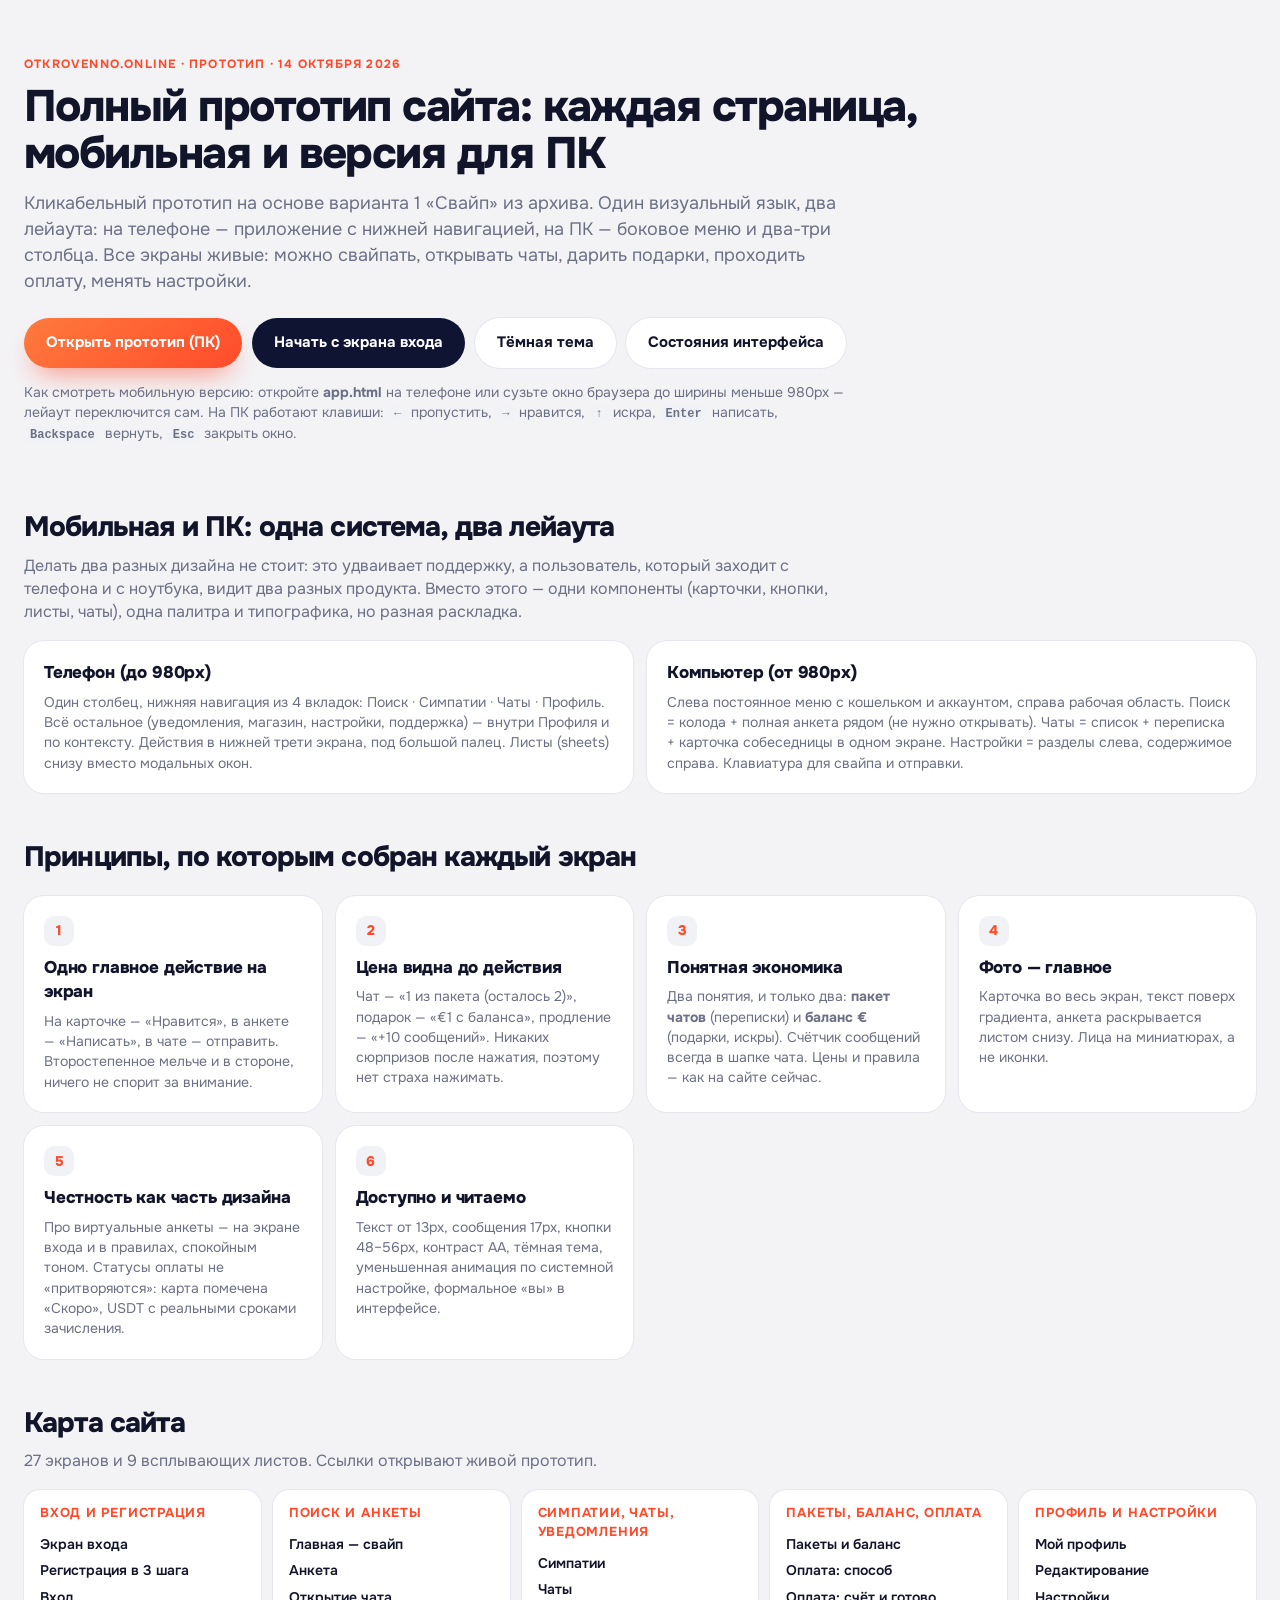
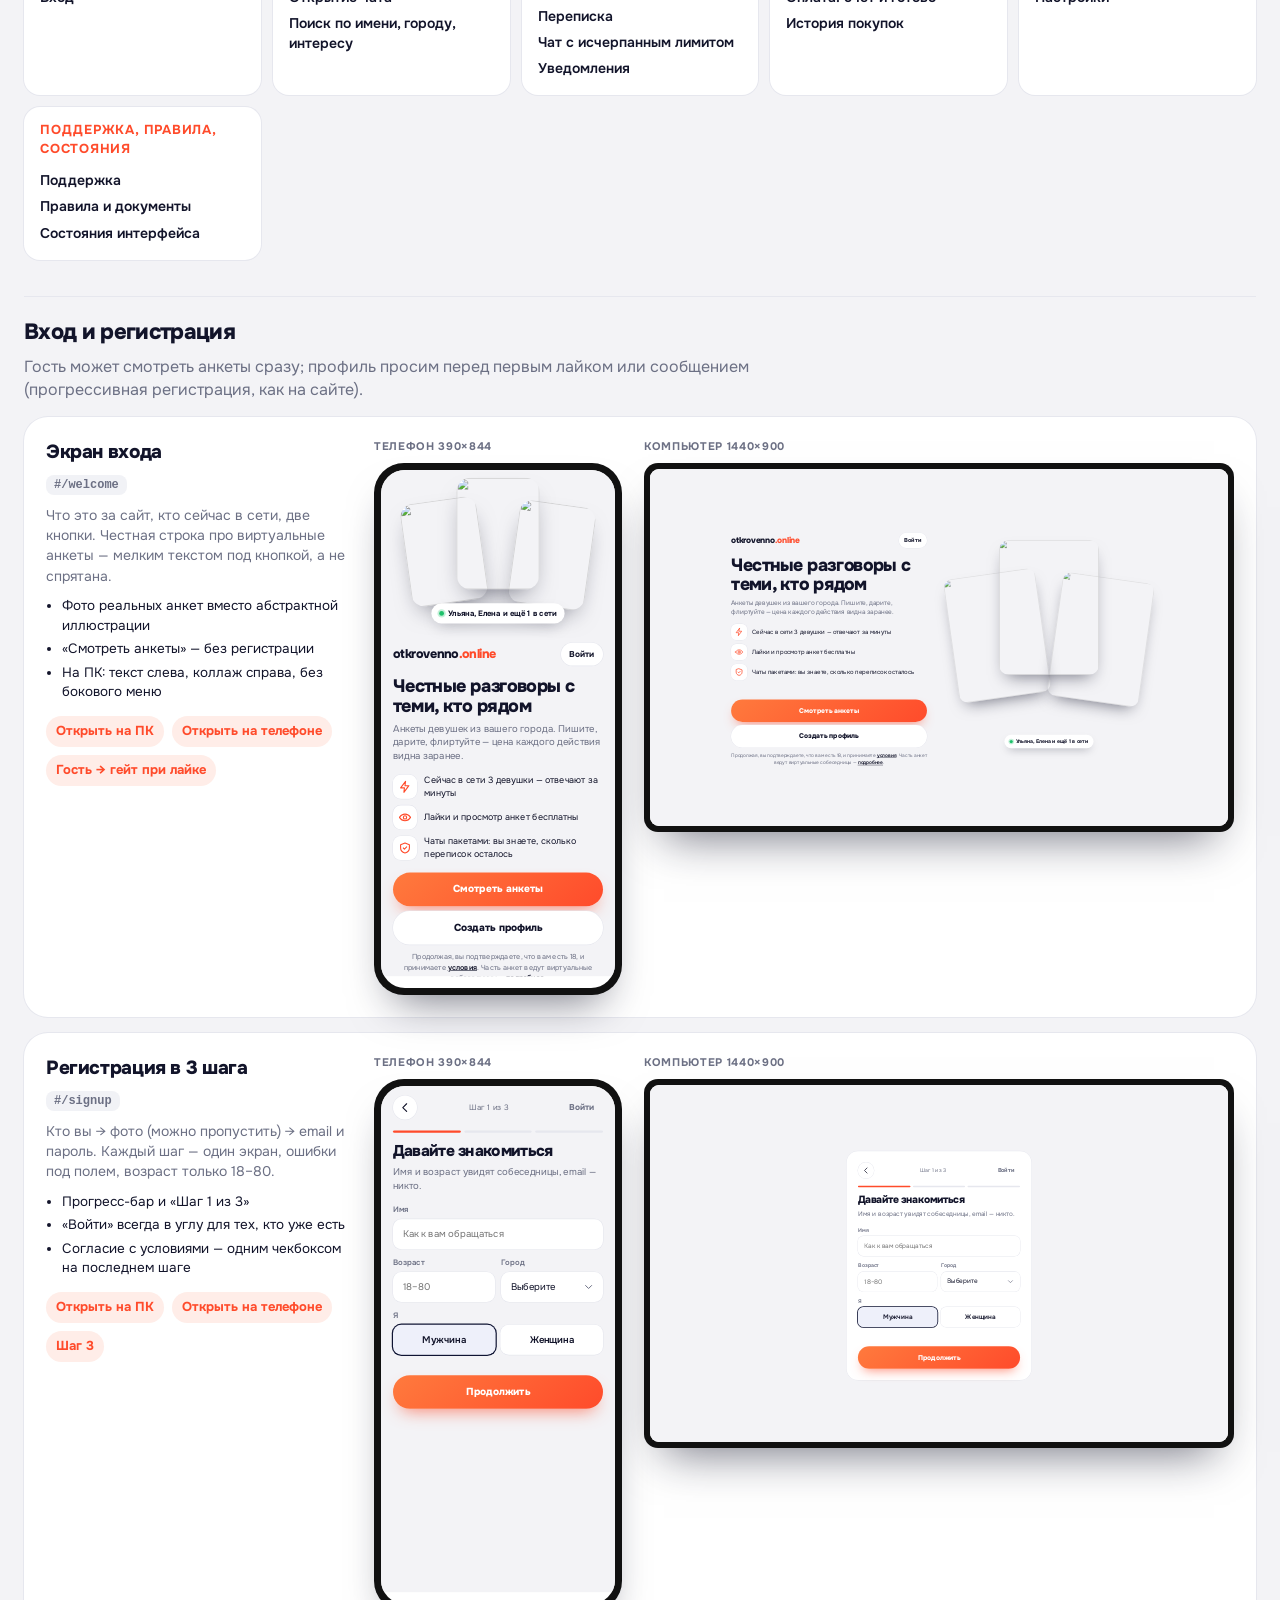
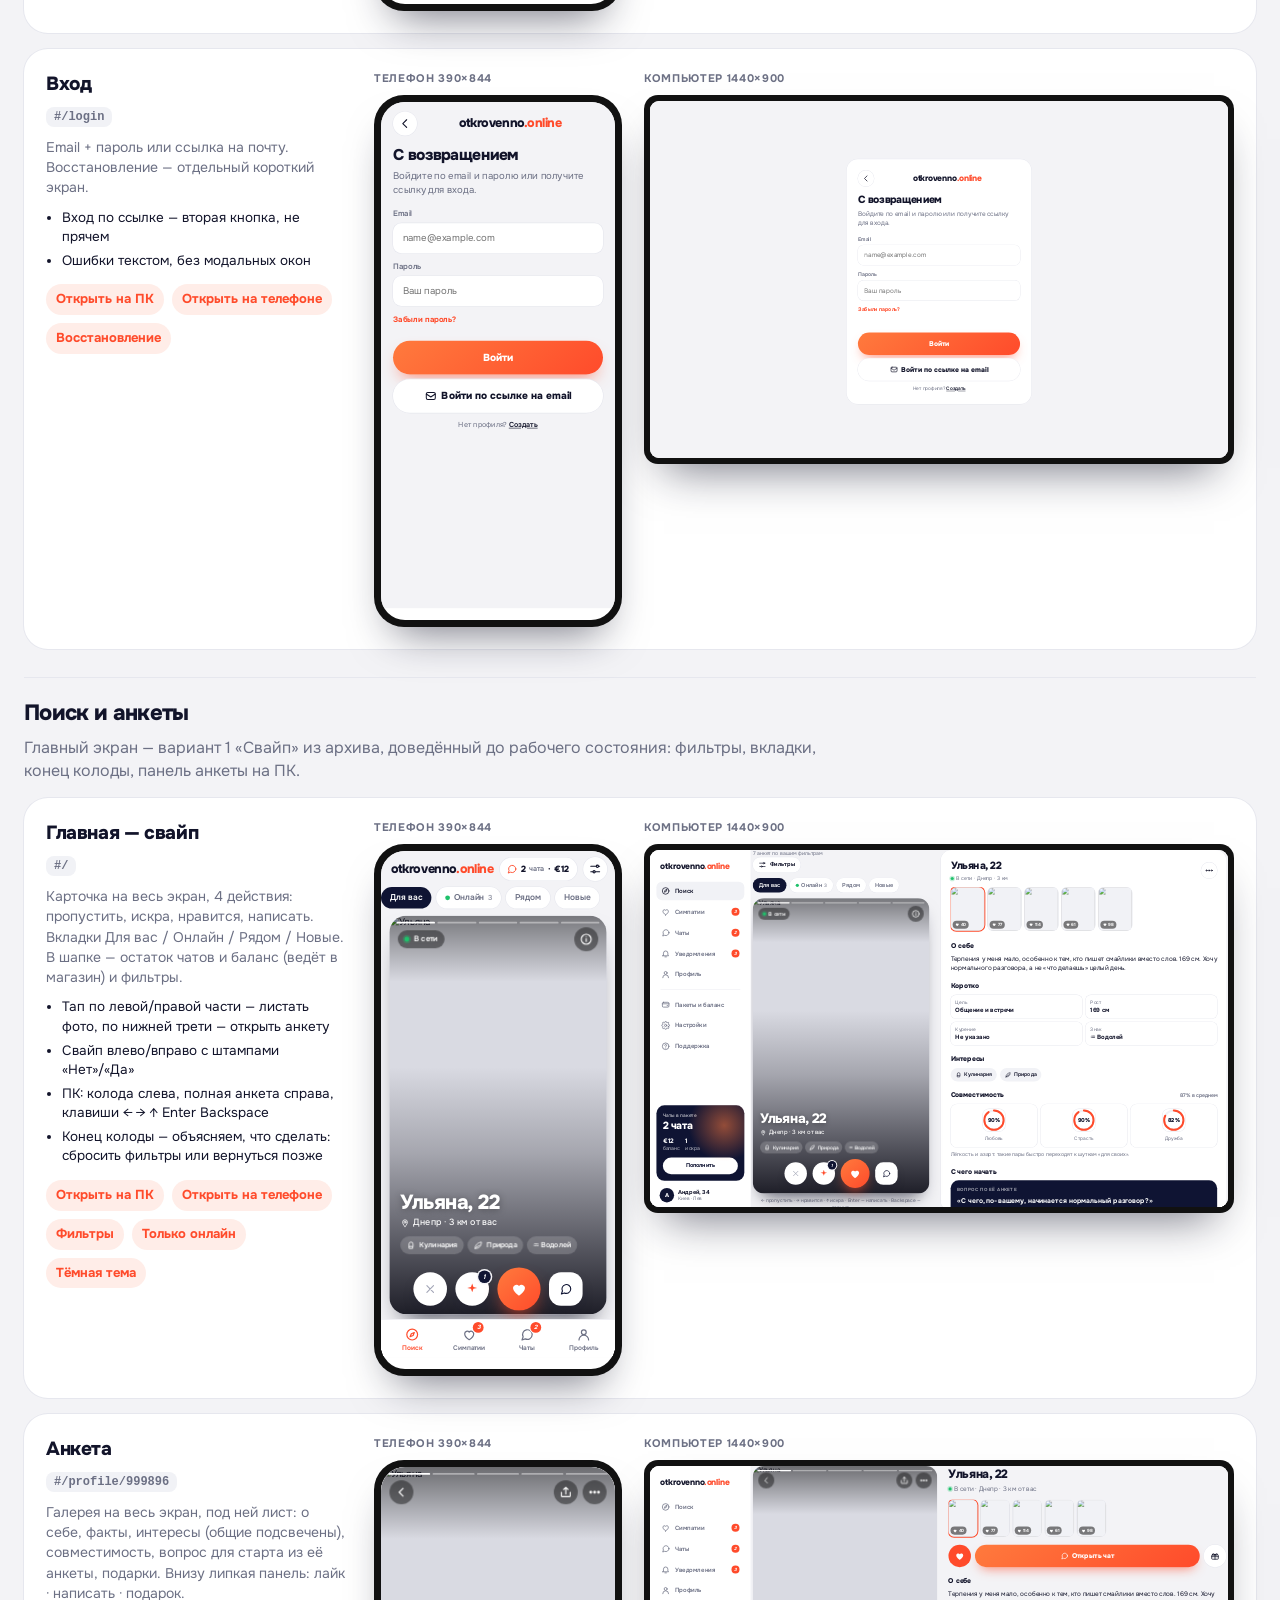
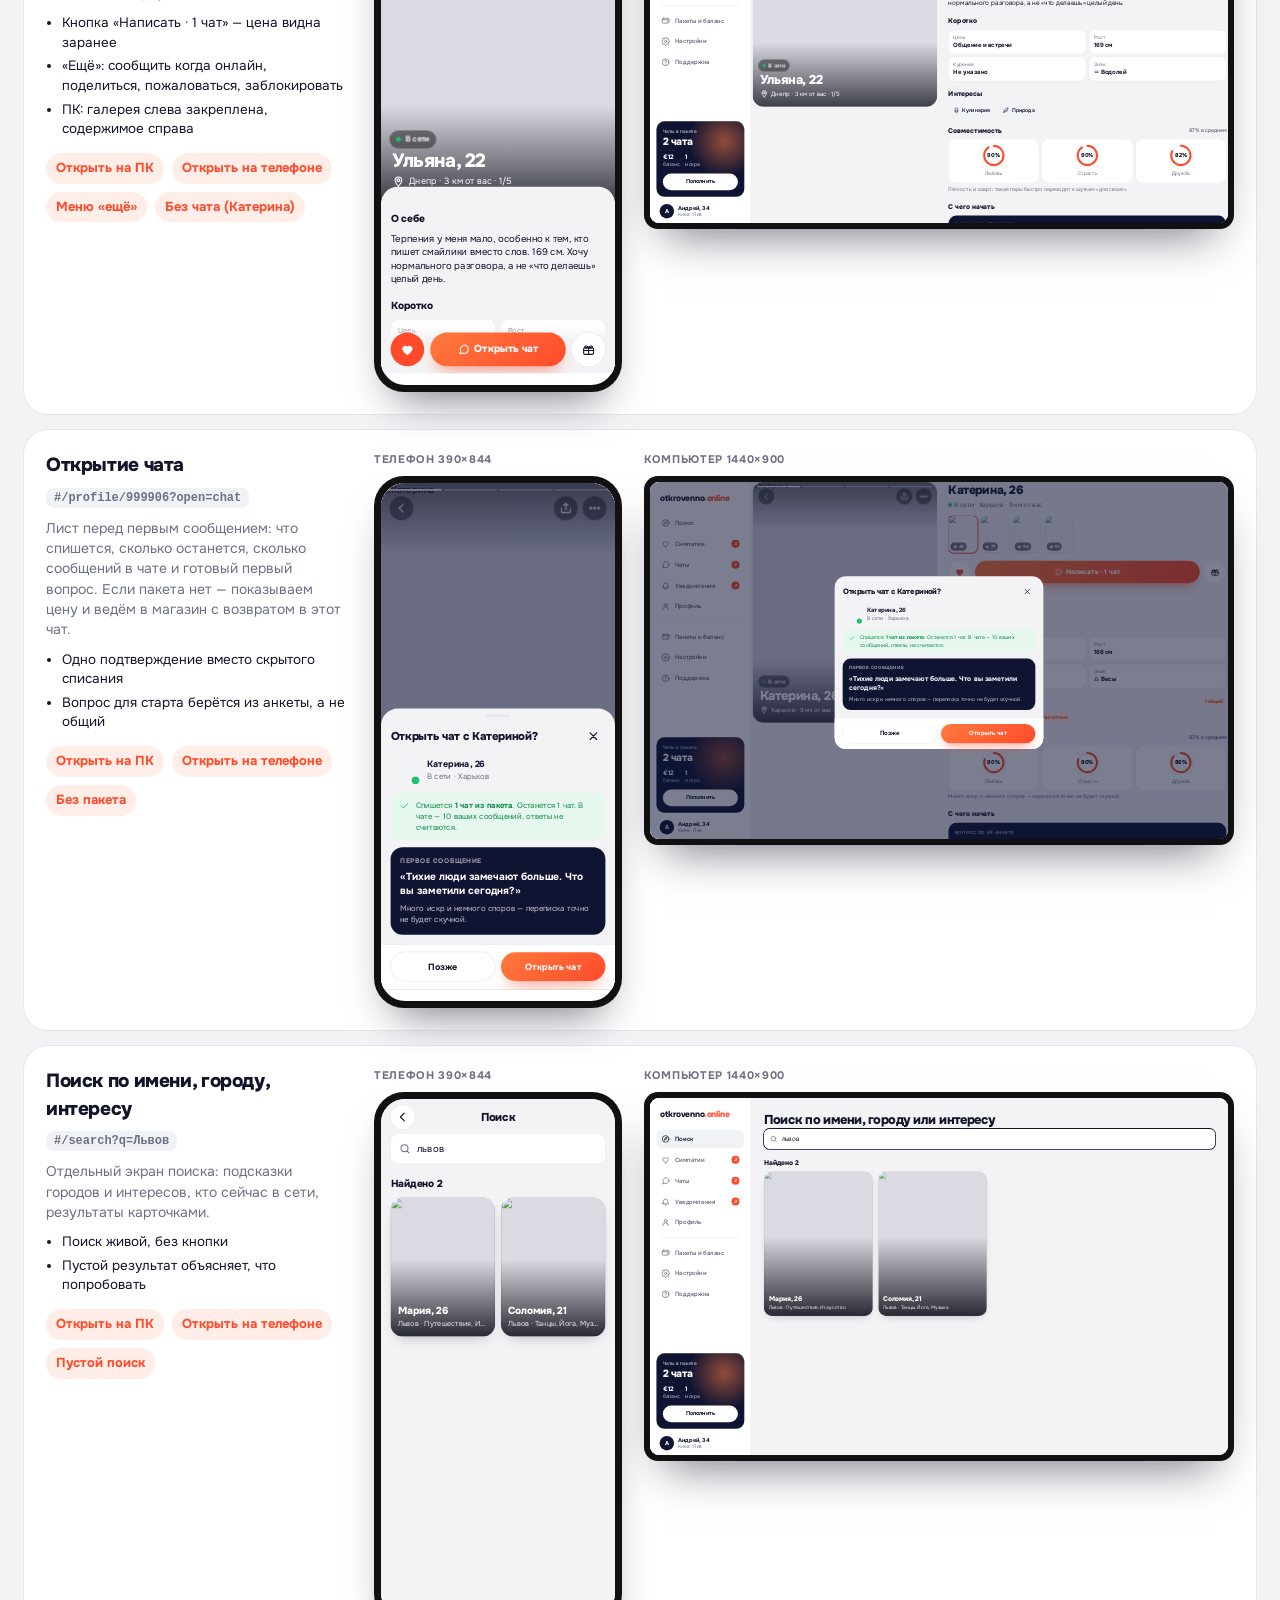
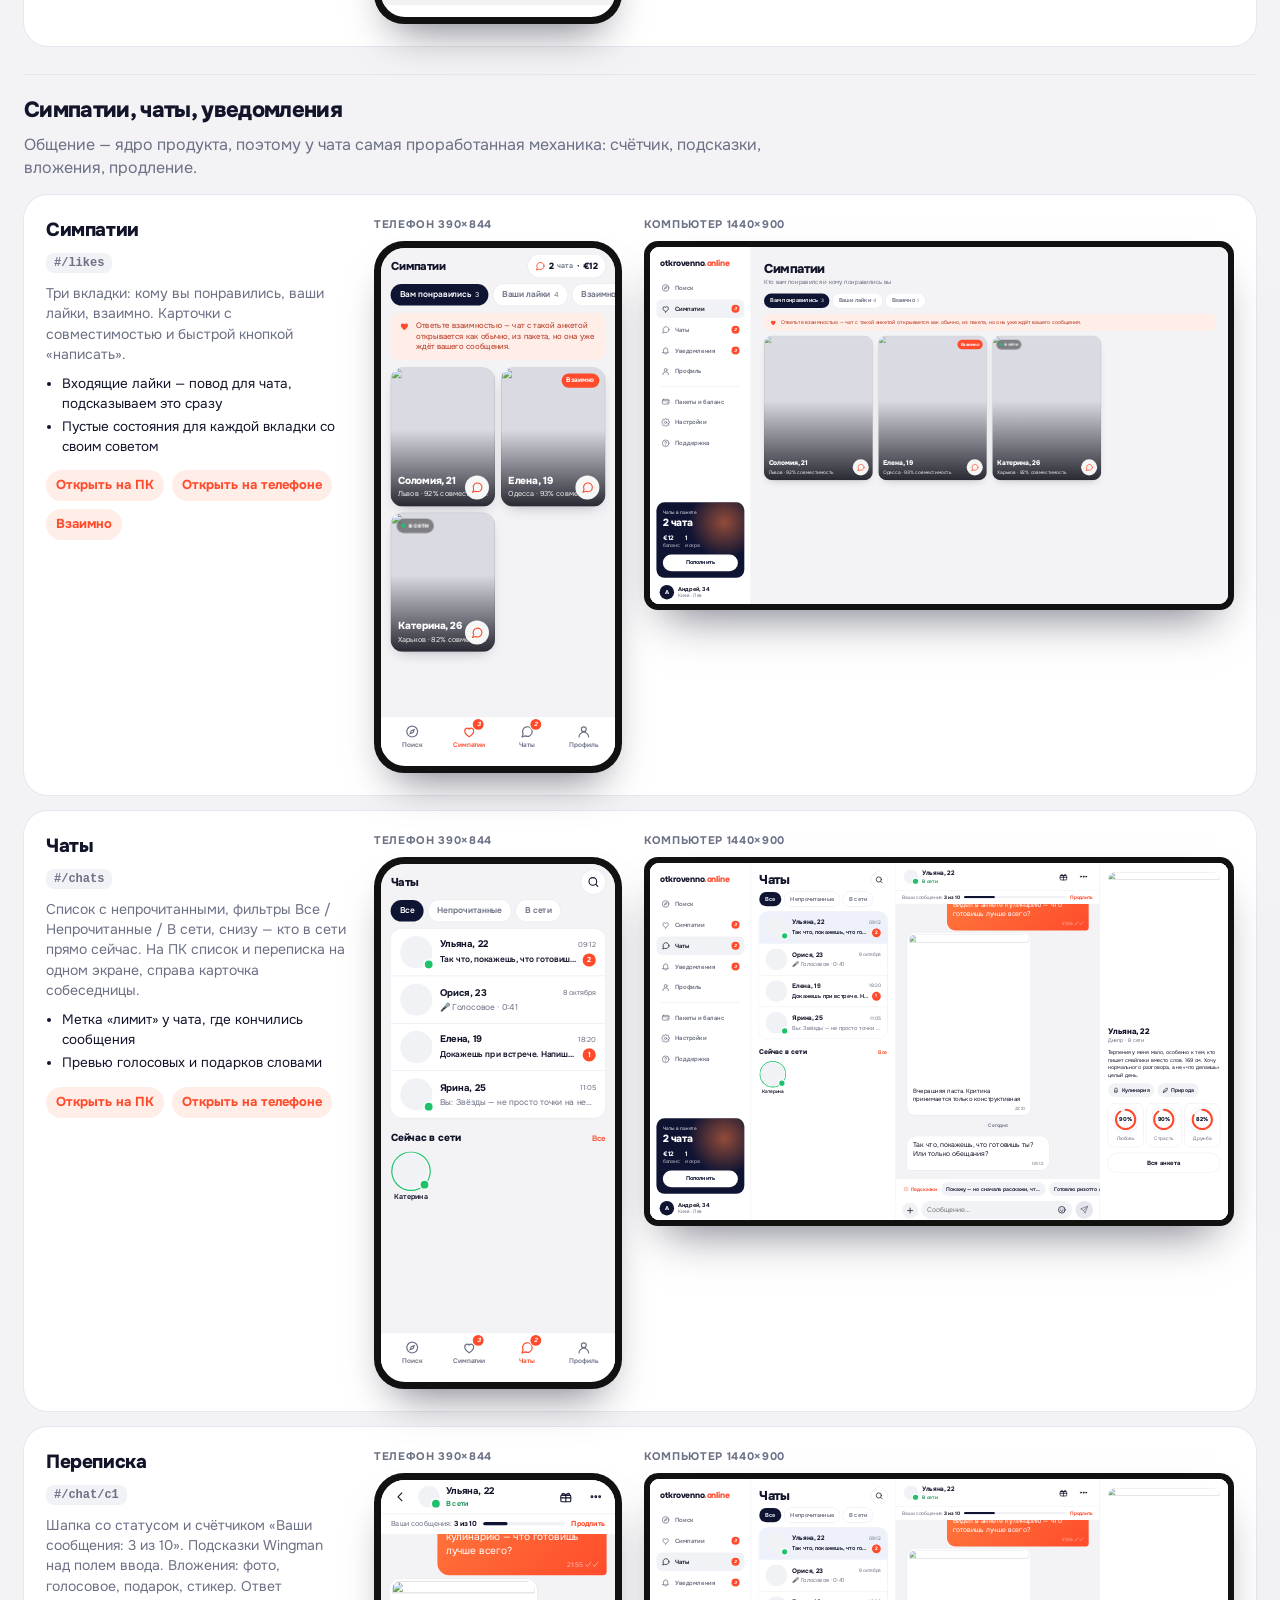
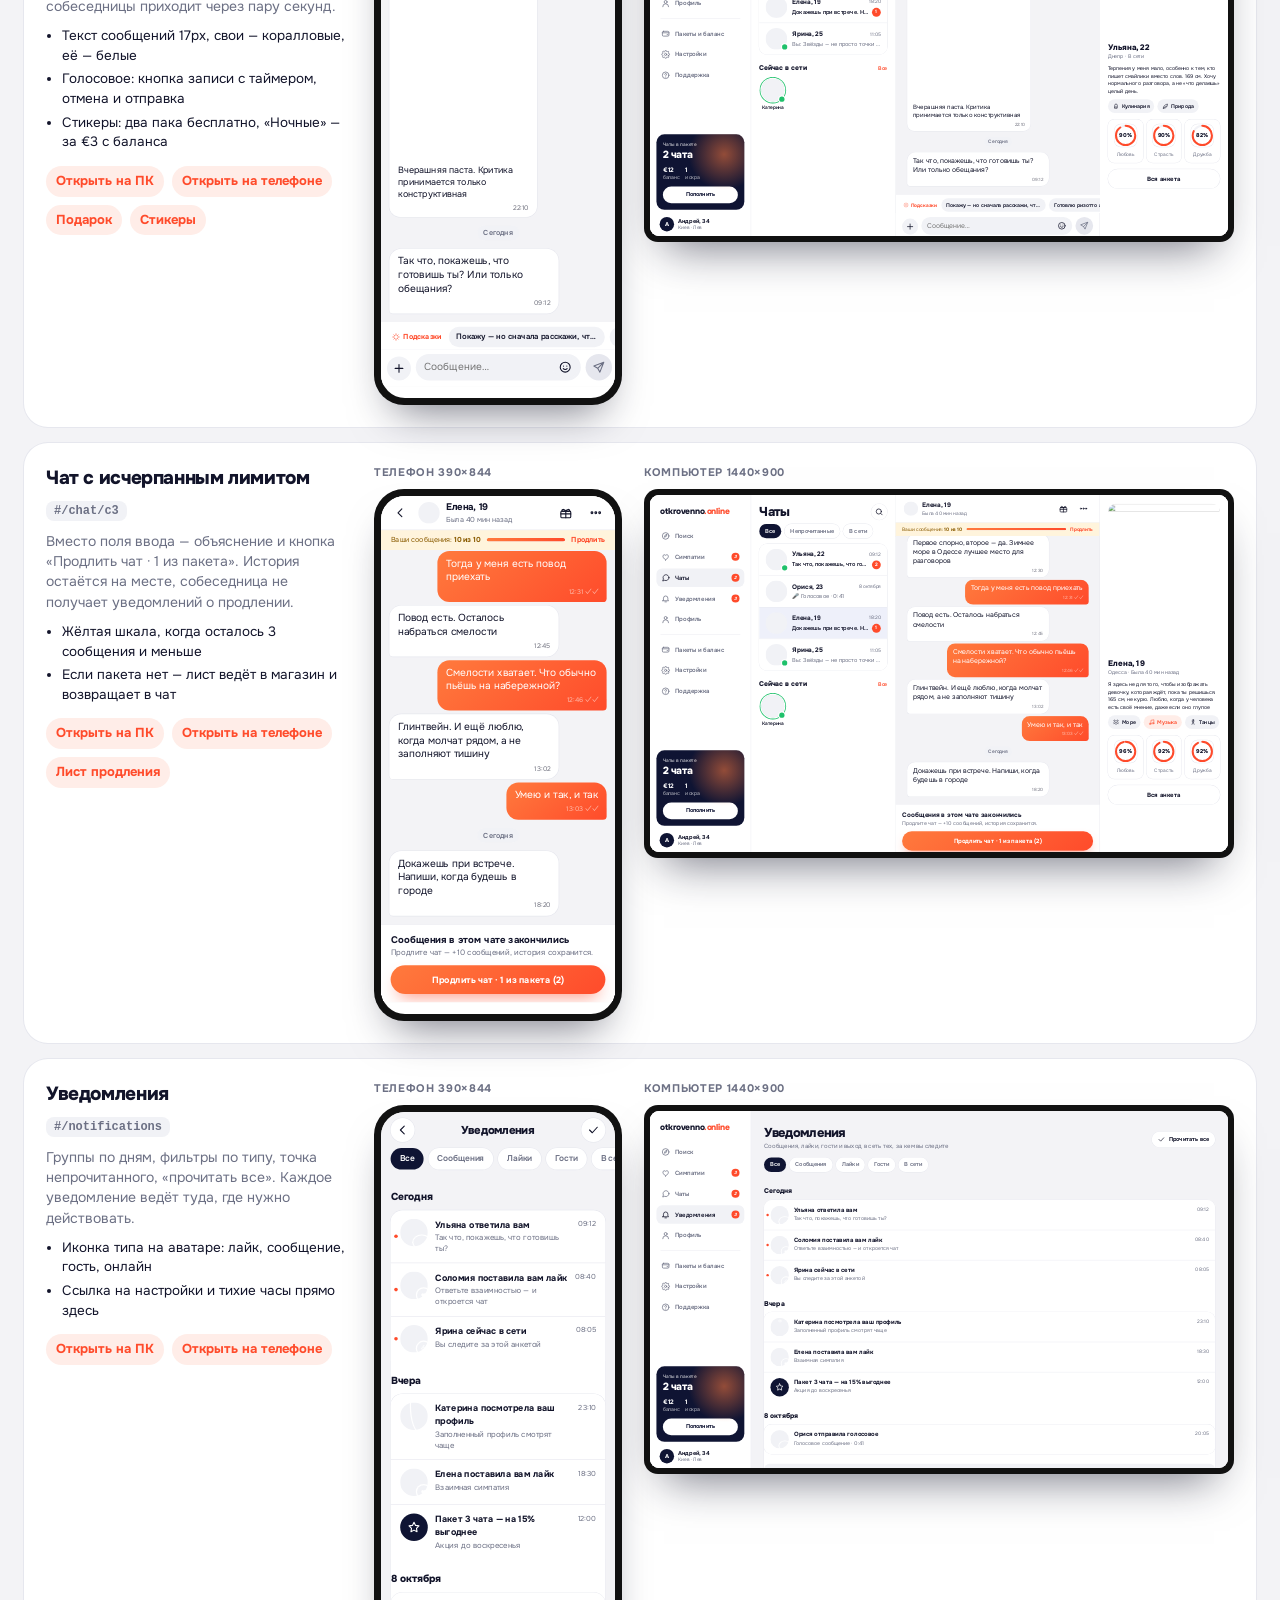
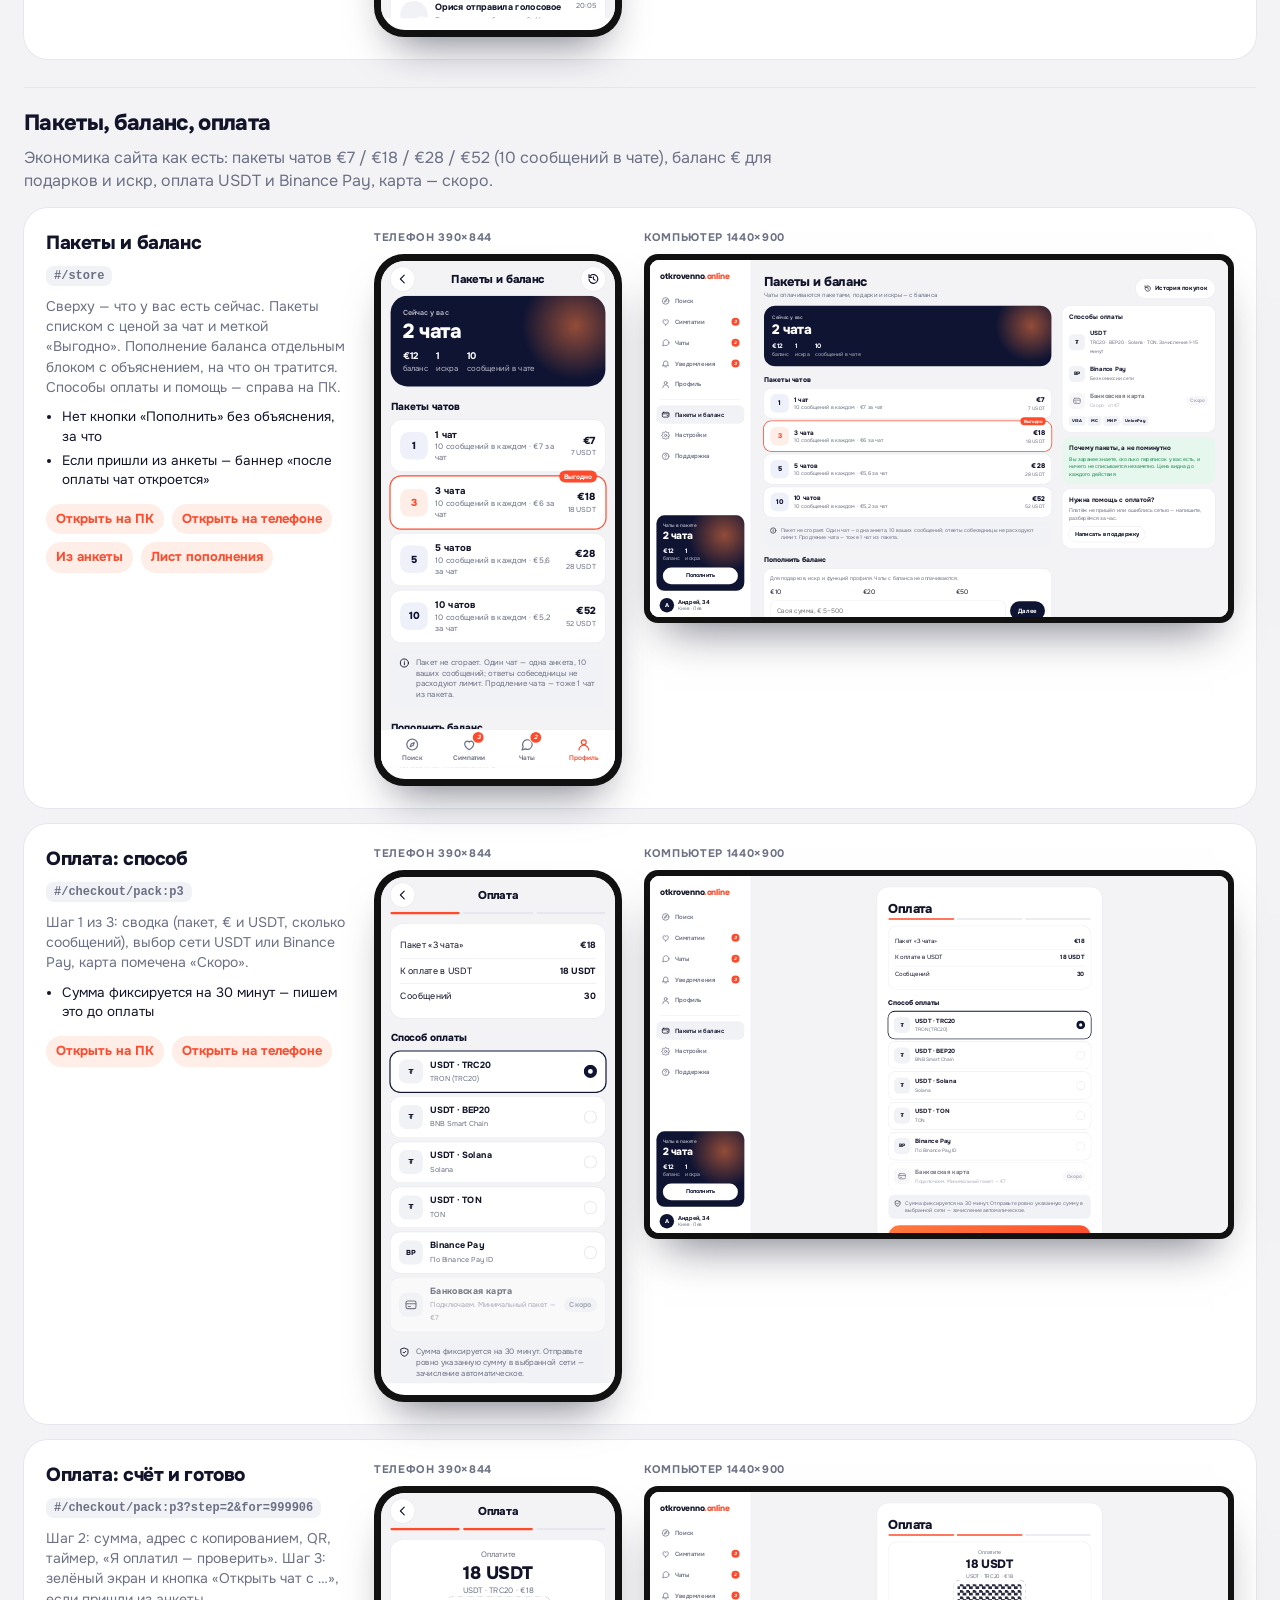
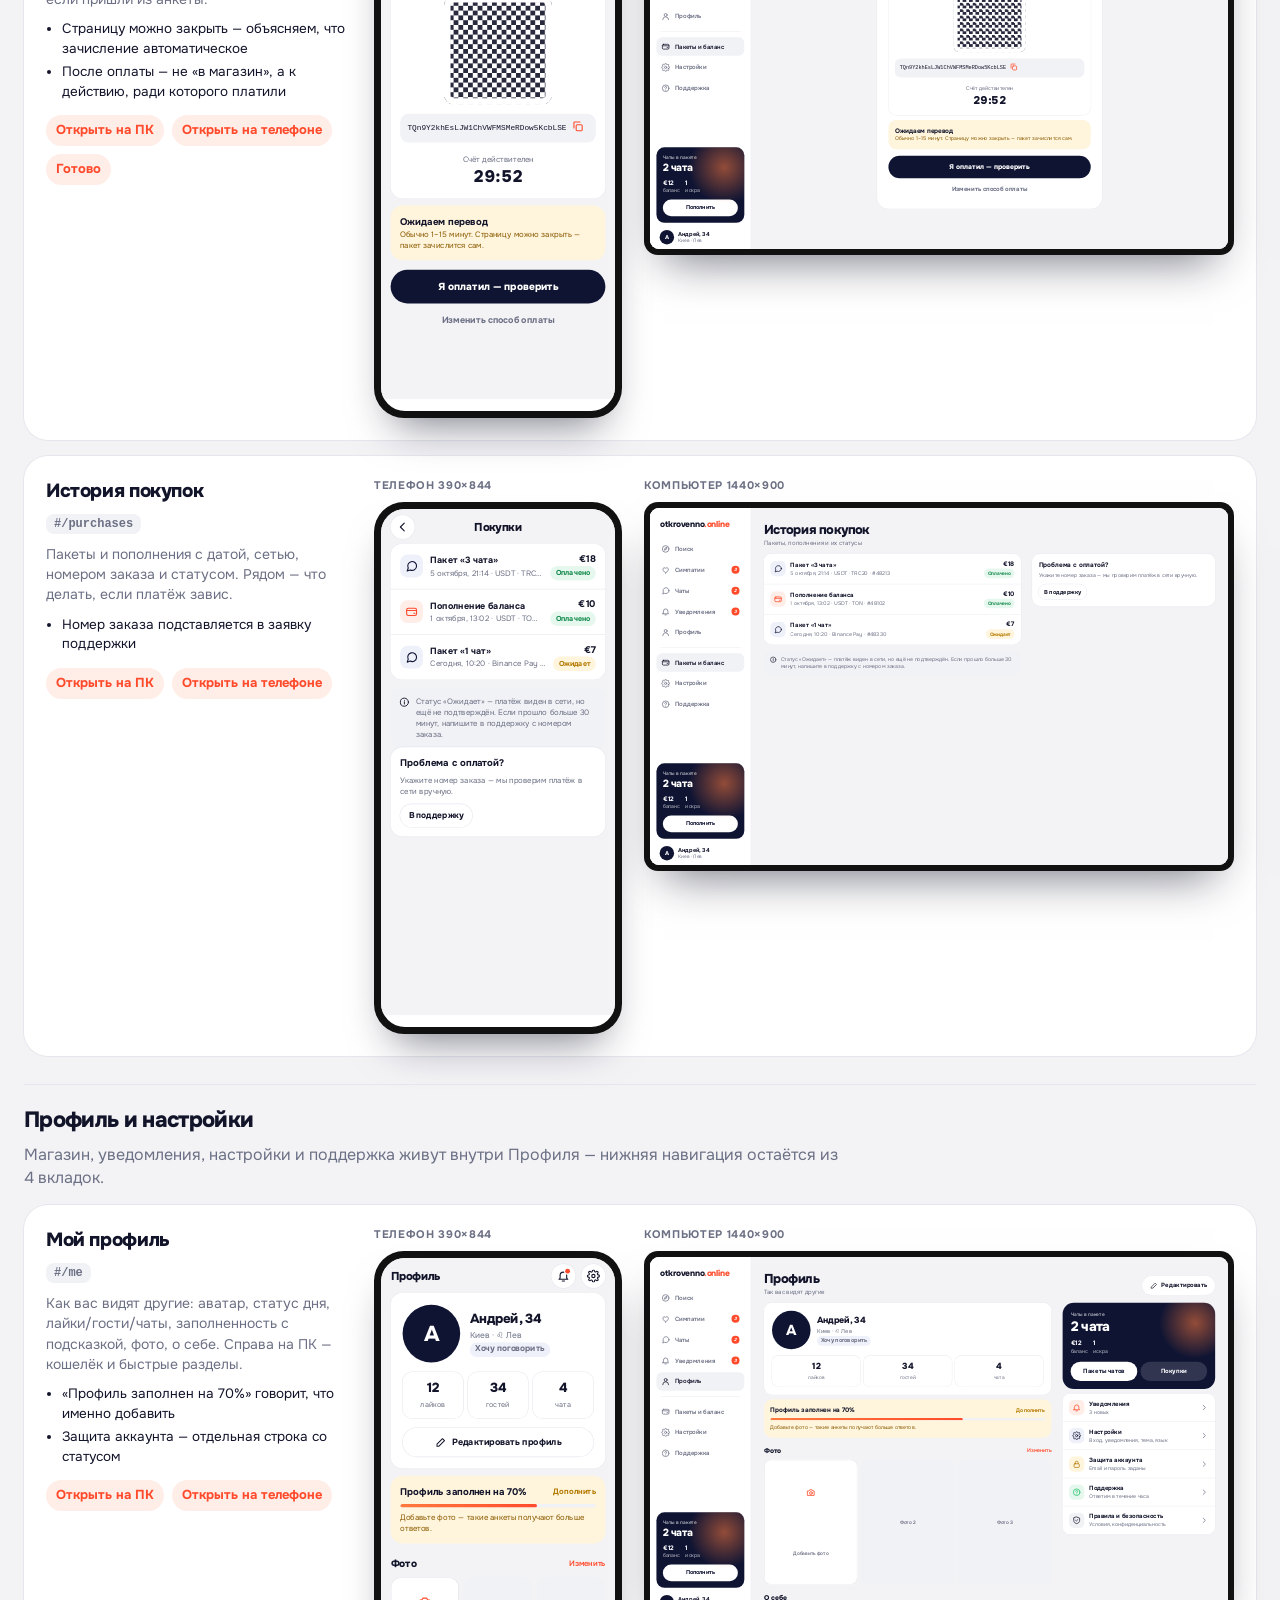
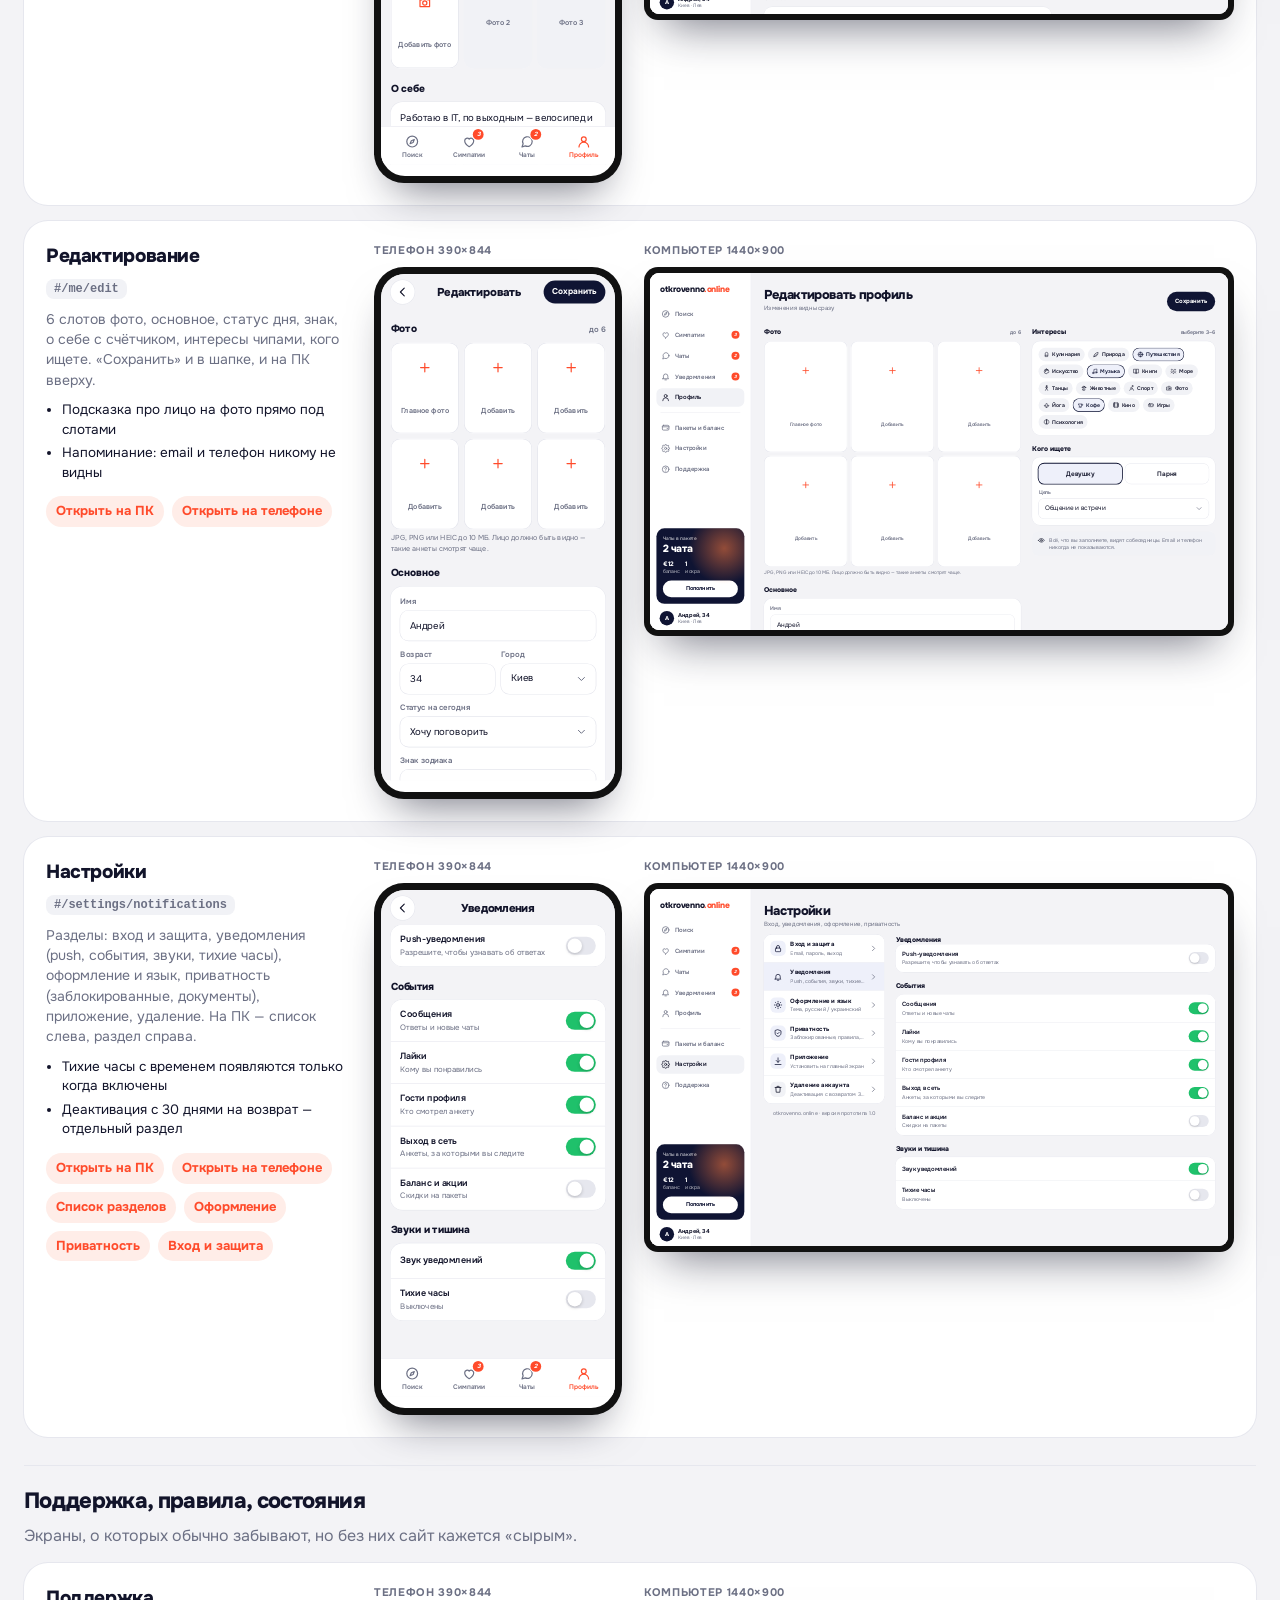
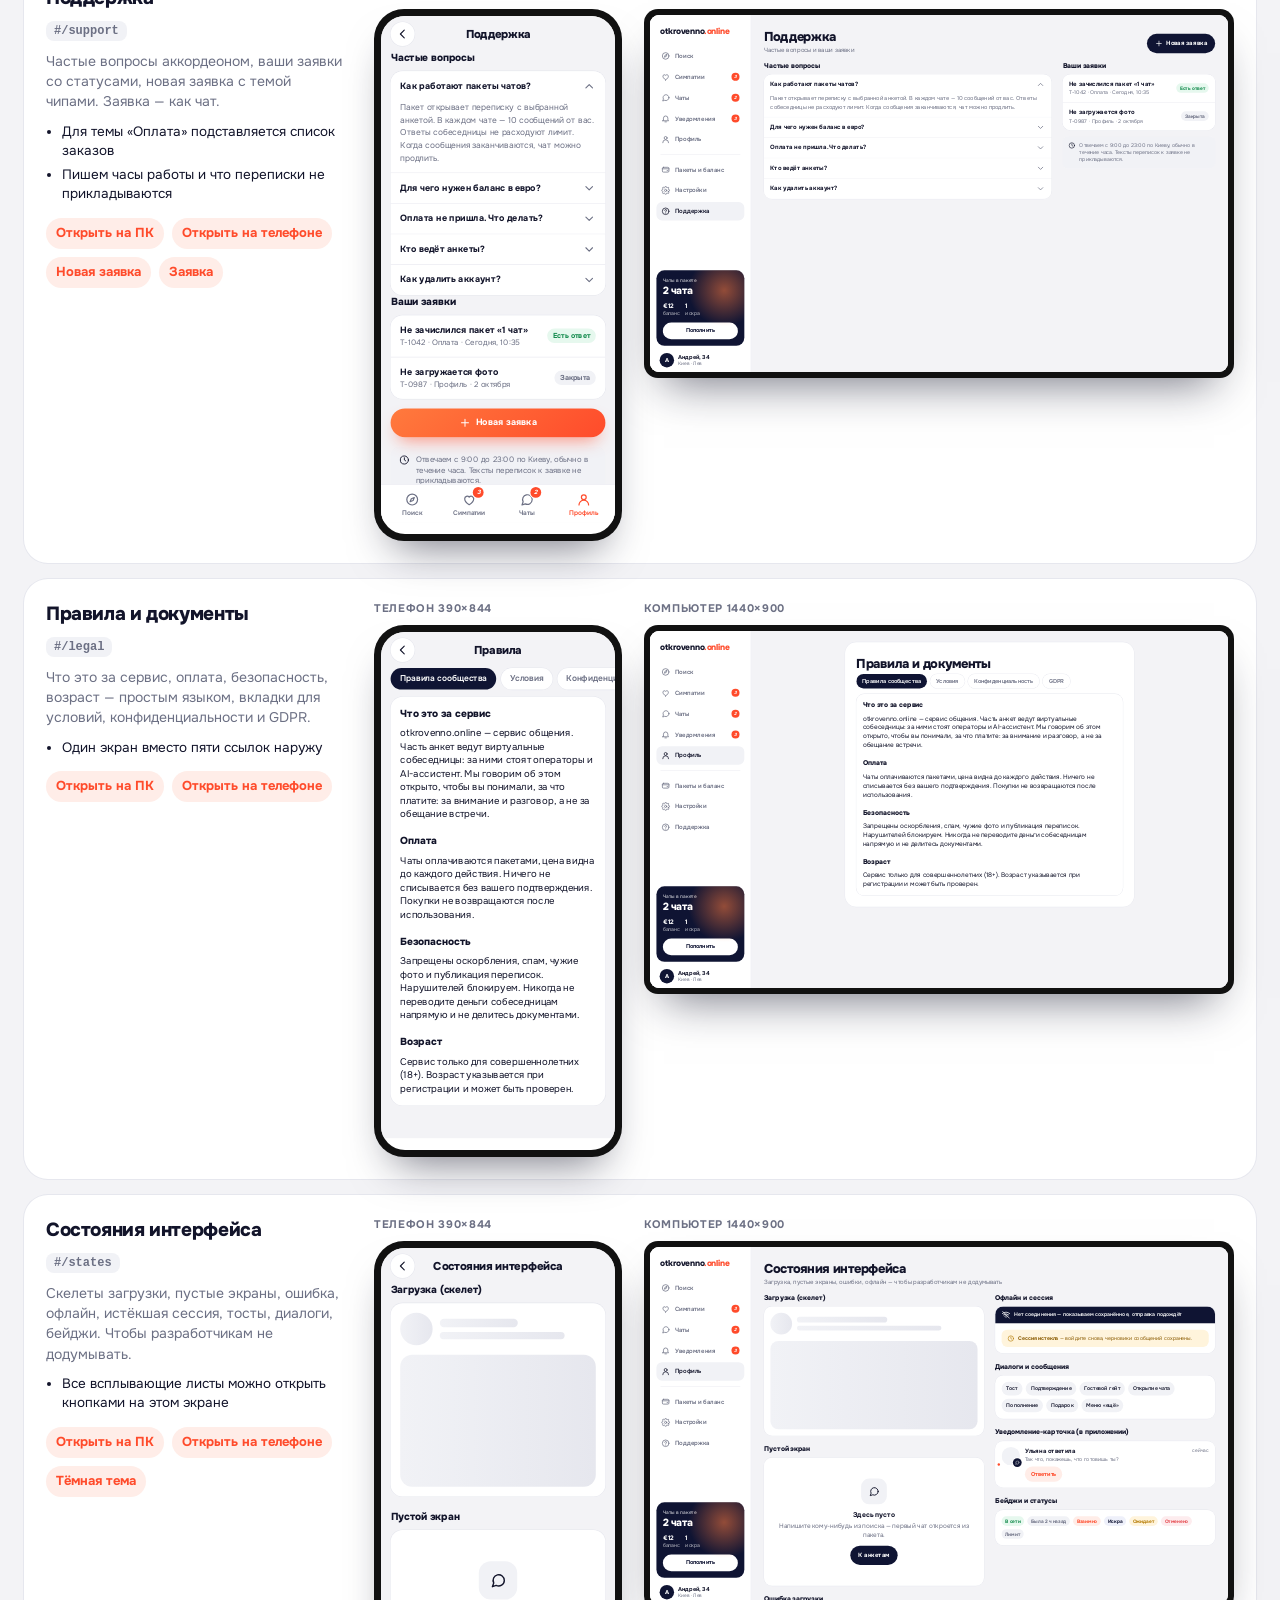
<file: prototype/index.html>
<!doctype html>
<html lang="ru">
<head>
<meta charset="utf-8">
<meta name="viewport" content="width=device-width,initial-scale=1">
<title>otkrovenno.online — прототип всего сайта (мобильный + ПК)</title>
<link rel="preconnect" href="https://fonts.googleapis.com">
<link rel="preconnect" href="https://fonts.gstatic.com" crossorigin>
<link rel="stylesheet" href="https://fonts.googleapis.com/css2?family=Onest:wght@400;500;600;700;800&display=swap">
<style>
:root{--bg:#F3F3F6;--ink:#12142A;--muted:#6C7084;--line:#E6E7EE;--coral:#FF4B2B;--coral2:#FF7A3D;--navy:#0F1433;--green:#1FC16B;--chip:#F1F2F6}
*{box-sizing:border-box;margin:0;padding:0}
body{font-family:Onest,system-ui,-apple-system,"Segoe UI",Roboto,sans-serif;background:var(--bg);color:var(--ink);line-height:1.45;-webkit-font-smoothing:antialiased}
a{color:inherit;text-decoration:none}
.wrap{max-width:1280px;margin:0 auto;padding:0 24px}
header{padding:56px 0 28px}
.eyebrow{font-size:12px;font-weight:700;letter-spacing:.1em;text-transform:uppercase;color:var(--coral)}
h1{font-size:44px;font-weight:800;letter-spacing:-.035em;line-height:1.05;margin:10px 0 14px;max-width:900px}
.lead{font-size:18px;color:var(--muted);max-width:820px}
.cta{display:flex;gap:10px;flex-wrap:wrap;margin-top:24px}
.btn{display:inline-flex;align-items:center;gap:8px;height:50px;padding:0 22px;border-radius:999px;font-weight:700;font-size:15px;background:#fff;box-shadow:0 0 0 1px var(--line)}
.btn.p{background:linear-gradient(140deg,var(--coral2),var(--coral));color:#fff;box-shadow:0 14px 28px -12px rgba(255,75,43,.7)}
.btn.d{background:var(--navy);color:#fff;box-shadow:none}
.cards{display:grid;grid-template-columns:repeat(auto-fit,minmax(280px,1fr));gap:14px;margin-top:18px}
.card{background:#fff;border-radius:20px;box-shadow:0 0 0 1px var(--line);padding:20px}
.card h3{font-size:17px;font-weight:800;margin-bottom:6px;letter-spacing:-.01em}
.card p{font-size:14px;color:var(--muted)}
.card .n{display:inline-grid;place-items:center;width:30px;height:30px;border-radius:10px;background:var(--chip);font-weight:800;font-size:14px;margin-bottom:10px;color:var(--coral)}
section{padding:36px 0 8px}
h2{font-size:28px;font-weight:800;letter-spacing:-.03em;margin-bottom:6px}
.sub{color:var(--muted);font-size:16px;max-width:820px}
.two{display:grid;grid-template-columns:1fr 1fr;gap:14px;margin-top:18px}
@media (max-width:860px){.two{grid-template-columns:1fr}h1{font-size:32px}}
.map{display:grid;grid-template-columns:repeat(auto-fit,minmax(200px,1fr));gap:12px;margin-top:18px}
.map div{background:#fff;border-radius:16px;box-shadow:0 0 0 1px var(--line);padding:14px 16px;font-size:14px}
.map b{display:block;font-size:13px;letter-spacing:.06em;text-transform:uppercase;color:var(--coral);margin-bottom:8px}
.map li{list-style:none;padding:3px 0;color:var(--muted)}
.map li a{color:var(--ink);font-weight:600}
.grp{margin-top:28px;padding-top:20px;border-top:1px solid var(--line)}
.grp h2{font-size:22px}
.scr{display:grid;grid-template-columns:300px 1fr;gap:28px;background:#fff;border-radius:24px;box-shadow:0 0 0 1px var(--line);padding:22px;margin-top:16px;align-items:start}
.scr .tx h3{font-size:19px;font-weight:800;letter-spacing:-.02em}
.scr .tx .r{display:inline-block;font:600 12px ui-monospace,Menlo,monospace;background:var(--chip);padding:3px 8px;border-radius:8px;margin:8px 0 10px;color:var(--muted)}
.scr .tx p{font-size:14px;color:var(--muted)}
.scr .tx ul{margin:10px 0 0 16px;font-size:13.5px}
.scr .tx li{margin:4px 0}
.scr .tx .links{display:flex;gap:8px;flex-wrap:wrap;margin-top:14px}
.scr .tx .links a{font-size:13px;font-weight:700;color:var(--coral);background:#FFEDE8;padding:6px 10px;border-radius:999px}
.prev{display:flex;gap:22px;align-items:flex-start;flex-wrap:wrap}
.phone{flex:none;width:248px;height:532px;border-radius:30px;background:#111;padding:7px;box-shadow:0 24px 44px -20px rgba(18,20,42,.6);position:relative}
.phone .sc{width:100%;height:100%;border-radius:24px;overflow:hidden;background:#fff;position:relative}
.phone iframe{width:390px;height:844px;border:0;transform:scale(.6);transform-origin:0 0;position:absolute;left:0;top:0;pointer-events:none}
.desk{flex:1;min-width:420px;max-width:600px;aspect-ratio:16/10;border-radius:14px;background:#111;padding:6px;box-shadow:0 24px 44px -20px rgba(18,20,42,.6)}
.desk .sc{width:100%;height:100%;border-radius:9px;overflow:hidden;background:#fff;position:relative}
.desk iframe{width:1440px;height:900px;border:0;transform-origin:0 0;position:absolute;left:0;top:0;pointer-events:none}
.lbl{font-size:11px;font-weight:700;color:var(--muted);letter-spacing:.06em;text-transform:uppercase;margin-bottom:8px}
.prev img{width:100%;display:block}
@media (max-width:1000px){.scr{grid-template-columns:1fr}.desk{min-width:0;width:100%}}
footer{padding:40px 0 60px;color:var(--muted);font-size:13px}
.tag{display:inline-block;font-size:11px;font-weight:700;padding:3px 8px;border-radius:999px;background:#E6F8EE;color:#128A4C;margin-left:6px;vertical-align:middle}
.tag.b{background:#EEF0FA;color:var(--navy)}
kbd{font:600 12px ui-monospace,Menlo,monospace;background:var(--chip);padding:2px 6px;border-radius:6px}
</style>
</head>
<body>
<div class="wrap">
<header>
  <div class="eyebrow">otkrovenno.online · прототип · 14 октября 2026</div>
  <h1>Полный прототип сайта: каждая страница, мобильная и версия для ПК</h1>
  <p class="lead">Кликабельный прототип на основе варианта 1 «Свайп» из архива. Один визуальный язык, два лейаута: на телефоне — приложение с нижней навигацией, на ПК — боковое меню и два-три столбца. Все экраны живые: можно свайпать, открывать чаты, дарить подарки, проходить оплату, менять настройки.</p>
  <div class="cta">
    <a class="btn p" href="app.html#/" target="_blank">Открыть прототип (ПК)</a>
    <a class="btn d" href="app.html#/welcome" target="_blank">Начать с экрана входа</a>
    <a class="btn" href="app.html?theme=dark#/" target="_blank">Тёмная тема</a>
    <a class="btn" href="app.html#/states" target="_blank">Состояния интерфейса</a>
  </div>
  <p class="sub" style="margin-top:14px;font-size:14px">Как смотреть мобильную версию: откройте <b>app.html</b> на телефоне или сузьте окно браузера до ширины меньше 980px — лейаут переключится сам. На ПК работают клавиши: <kbd>←</kbd> пропустить, <kbd>→</kbd> нравится, <kbd>↑</kbd> искра, <kbd>Enter</kbd> написать, <kbd>Backspace</kbd> вернуть, <kbd>Esc</kbd> закрыть окно.</p>
</header>

<section>
  <h2>Мобильная и ПК: одна система, два лейаута</h2>
  <p class="sub">Делать два разных дизайна не стоит: это удваивает поддержку, а пользователь, который заходит с телефона и с ноутбука, видит два разных продукта. Вместо этого — одни компоненты (карточки, кнопки, листы, чаты), одна палитра и типографика, но разная раскладка.</p>
  <div class="two">
    <div class="card"><h3>Телефон (до 980px)</h3><p>Один столбец, нижняя навигация из 4 вкладок: Поиск · Симпатии · Чаты · Профиль. Всё остальное (уведомления, магазин, настройки, поддержка) — внутри Профиля и по контексту. Действия в нижней трети экрана, под большой палец. Листы (sheets) снизу вместо модальных окон.</p></div>
    <div class="card"><h3>Компьютер (от 980px)</h3><p>Слева постоянное меню с кошельком и аккаунтом, справа рабочая область. Поиск = колода + полная анкета рядом (не нужно открывать). Чаты = список + переписка + карточка собеседницы в одном экране. Настройки = разделы слева, содержимое справа. Клавиатура для свайпа и отправки.</p></div>
  </div>
</section>

<section>
  <h2>Принципы, по которым собран каждый экран</h2>
  <div class="cards">
    <div class="card"><span class="n">1</span><h3>Одно главное действие на экран</h3><p>На карточке — «Нравится», в анкете — «Написать», в чате — отправить. Второстепенное мельче и в стороне, ничего не спорит за внимание.</p></div>
    <div class="card"><span class="n">2</span><h3>Цена видна до действия</h3><p>Чат — «1 из пакета (осталось 2)», подарок — «€1 с баланса», продление — «+10 сообщений». Никаких сюрпризов после нажатия, поэтому нет страха нажимать.</p></div>
    <div class="card"><span class="n">3</span><h3>Понятная экономика</h3><p>Два понятия, и только два: <b>пакет чатов</b> (переписки) и <b>баланс €</b> (подарки, искры). Счётчик сообщений всегда в шапке чата. Цены и правила — как на сайте сейчас.</p></div>
    <div class="card"><span class="n">4</span><h3>Фото — главное</h3><p>Карточка во весь экран, текст поверх градиента, анкета раскрывается листом снизу. Лица на миниатюрах, а не иконки.</p></div>
    <div class="card"><span class="n">5</span><h3>Честность как часть дизайна</h3><p>Про виртуальные анкеты — на экране входа и в правилах, спокойным тоном. Статусы оплаты не «притворяются»: карта помечена «Скоро», USDT с реальными сроками зачисления.</p></div>
    <div class="card"><span class="n">6</span><h3>Доступно и читаемо</h3><p>Текст от 13px, сообщения 17px, кнопки 48–56px, контраст AA, тёмная тема, уменьшенная анимация по системной настройке, формальное «вы» в интерфейсе.</p></div>
  </div>
</section>

<section>
  <h2>Карта сайта</h2>
  <p class="sub">27 экранов и 9 всплывающих листов. Ссылки открывают живой прототип.</p>
  <div class="map" id="map"></div>
</section>

<div id="screens"></div>

<section>
  <h2>Что дальше</h2>
  <div class="cards">
    <div class="card"><h3>1. Утвердить направление</h3><p>Посмотреть прототип на телефоне и на ПК, отметить экраны, которые нужно переделать. Любой экран правится отдельно — структура от этого не ломается.</p></div>
    <div class="card"><h3>2. Перенести в приложение</h3><p>app.css — готовые токены и компоненты (кнопки, чипы, карточки, листы, чат). app.js — логика экранов по одному на функцию, легко сопоставить с текущим app.js.</p></div>
    <div class="card"><h3>3. Порядок внедрения</h3><p>Сначала каркас (навигация, шапки, боковое меню) → поиск и анкета → чаты → магазин и оплата → профиль, настройки, поддержка. Каждый шаг можно выпускать отдельно.</p></div>
  </div>
</section>

<footer>Файлы: <b>index.html</b> (эта карта), <b>app.html</b> + <b>app.css</b> + <b>app.js</b> (прототип), <b>data.js</b> (анкеты из архива), <b>content.js</b> (чаты, подарки, пакеты, FAQ), <b>shots/</b> (скриншоты). Фото анкет и подарки грузятся с otkrovenno.online. Шрифт Onest — с Google Fonts, при отсутствии сети подставится системный.</footer>
</div>

<script>
var G = [
  { id: 'entry', title: 'Вход и регистрация', sub: 'Гость может смотреть анкеты сразу; профиль просим перед первым лайком или сообщением (прогрессивная регистрация, как на сайте).', items: [
    { s: 'welcome', t: 'Экран входа', r: '#/welcome', d: 'Что это за сайт, кто сейчас в сети, две кнопки. Честная строка про виртуальные анкеты — мелким текстом под кнопкой, а не спрятана.', p: ['Фото реальных анкет вместо абстрактной иллюстрации', '«Смотреть анкеты» — без регистрации', 'На ПК: текст слева, коллаж справа, без бокового меню'], l: [['Гость → гейт при лайке', '?guest=1#/?open=gate']] },
    { s: 'signup', t: 'Регистрация в 3 шага', r: '#/signup', d: 'Кто вы → фото (можно пропустить) → email и пароль. Каждый шаг — один экран, ошибки под полем, возраст только 18–80.', p: ['Прогресс-бар и «Шаг 1 из 3»', '«Войти» всегда в углу для тех, кто уже есть', 'Согласие с условиями — одним чекбоксом на последнем шаге'], l: [['Шаг 3', '#/signup']] },
    { s: 'login', t: 'Вход', r: '#/login', d: 'Email + пароль или ссылка на почту. Восстановление — отдельный короткий экран.', p: ['Вход по ссылке — вторая кнопка, не прячем', 'Ошибки текстом, без модальных окон'], l: [['Восстановление', '#/recover']] }
  ] },
  { id: 'discover', title: 'Поиск и анкеты', sub: 'Главный экран — вариант 1 «Свайп» из архива, доведённый до рабочего состояния: фильтры, вкладки, конец колоды, панель анкеты на ПК.', items: [
    { s: 'discover', t: 'Главная — свайп', r: '#/', d: 'Карточка на весь экран, 4 действия: пропустить, искра, нравится, написать. Вкладки Для вас / Онлайн / Рядом / Новые. В шапке — остаток чатов и баланс (ведёт в магазин) и фильтры.', p: ['Тап по левой/правой части — листать фото, по нижней трети — открыть анкету', 'Свайп влево/вправо с штампами «Нет»/«Да»', 'ПК: колода слева, полная анкета справа, клавиши ← → ↑ Enter Backspace', 'Конец колоды — объясняем, что сделать: сбросить фильтры или вернуться позже'], l: [['Фильтры', '#/?open=filters'], ['Только онлайн', '#/?tab=online'], ['Тёмная тема', '?theme=dark#/']] },
    { s: 'profile', t: 'Анкета', r: '#/profile/999896', d: 'Галерея на весь экран, под ней лист: о себе, факты, интересы (общие подсвечены), совместимость, вопрос для старта из её анкеты, подарки. Внизу липкая панель: лайк · написать · подарок.', p: ['Кнопка «Написать · 1 чат» — цена видна заранее', '«Ещё»: сообщить когда онлайн, поделиться, пожаловаться, заблокировать', 'ПК: галерея слева закреплена, содержимое справа'], l: [['Меню «ещё»', '#/profile/999896?open=menu'], ['Без чата (Катерина)', '#/profile/999906']] },
    { s: 'openchat', t: 'Открытие чата', r: '#/profile/999906?open=chat', d: 'Лист перед первым сообщением: что спишется, сколько останется, сколько сообщений в чате и готовый первый вопрос. Если пакета нет — показываем цену и ведём в магазин с возвратом в этот чат.', p: ['Одно подтверждение вместо скрытого списания', 'Вопрос для старта берётся из анкеты, а не общий'], l: [['Без пакета', '#/store?for=999906']] },
    { s: 'search', t: 'Поиск по имени, городу, интересу', r: '#/search?q=Львов', d: 'Отдельный экран поиска: подсказки городов и интересов, кто сейчас в сети, результаты карточками.', p: ['Поиск живой, без кнопки', 'Пустой результат объясняет, что попробовать'], l: [['Пустой поиск', '#/search']] }
  ] },
  { id: 'social', title: 'Симпатии, чаты, уведомления', sub: 'Общение — ядро продукта, поэтому у чата самая проработанная механика: счётчик, подсказки, вложения, продление.', items: [
    { s: 'likes', t: 'Симпатии', r: '#/likes', d: 'Три вкладки: кому вы понравились, ваши лайки, взаимно. Карточки с совместимостью и быстрой кнопкой «написать».', p: ['Входящие лайки — повод для чата, подсказываем это сразу', 'Пустые состояния для каждой вкладки со своим советом'], l: [['Взаимно', '#/likes']] },
    { s: 'chats', t: 'Чаты', r: '#/chats', d: 'Список с непрочитанными, фильтры Все / Непрочитанные / В сети, снизу — кто в сети прямо сейчас. На ПК список и переписка на одном экране, справа карточка собеседницы.', p: ['Метка «лимит» у чата, где кончились сообщения', 'Превью голосовых и подарков словами'], l: [] },
    { s: 'chat', t: 'Переписка', r: '#/chat/c1', d: 'Шапка со статусом и счётчиком «Ваши сообщения: 3 из 10». Подсказки Wingman над полем ввода. Вложения: фото, голосовое, подарок, стикер. Ответ собеседницы приходит через пару секунд.', p: ['Текст сообщений 17px, свои — коралловые, её — белые', 'Голосовое: кнопка записи с таймером, отмена и отправка', 'Стикеры: два пака бесплатно, «Ночные» — за €3 с баланса'], l: [['Подарок', '#/chat/c1?open=gift'], ['Стикеры', '#/chat/c1?open=stickers']] },
    { s: 'chat-limit', t: 'Чат с исчерпанным лимитом', r: '#/chat/c3', d: 'Вместо поля ввода — объяснение и кнопка «Продлить чат · 1 из пакета». История остаётся на месте, собеседница не получает уведомлений о продлении.', p: ['Жёлтая шкала, когда осталось 3 сообщения и меньше', 'Если пакета нет — лист ведёт в магазин и возвращает в чат'], l: [['Лист продления', '#/chat/c3?open=extend']] },
    { s: 'notifications', t: 'Уведомления', r: '#/notifications', d: 'Группы по дням, фильтры по типу, точка непрочитанного, «прочитать все». Каждое уведомление ведёт туда, где нужно действовать.', p: ['Иконка типа на аватаре: лайк, сообщение, гость, онлайн', 'Ссылка на настройки и тихие часы прямо здесь'], l: [] }
  ] },
  { id: 'pay', title: 'Пакеты, баланс, оплата', sub: 'Экономика сайта как есть: пакеты чатов €7 / €18 / €28 / €52 (10 сообщений в чате), баланс € для подарков и искр, оплата USDT и Binance Pay, карта — скоро.', items: [
    { s: 'store', t: 'Пакеты и баланс', r: '#/store', d: 'Сверху — что у вас есть сейчас. Пакеты списком с ценой за чат и меткой «Выгодно». Пополнение баланса отдельным блоком с объяснением, на что он тратится. Способы оплаты и помощь — справа на ПК.', p: ['Нет кнопки «Пополнить» без объяснения, за что', 'Если пришли из анкеты — баннер «после оплаты чат откроется»'], l: [['Из анкеты', '#/store?for=999906'], ['Лист пополнения', '#/me?open=topup']] },
    { s: 'checkout', t: 'Оплата: способ', r: '#/checkout/pack:p3', d: 'Шаг 1 из 3: сводка (пакет, € и USDT, сколько сообщений), выбор сети USDT или Binance Pay, карта помечена «Скоро».', p: ['Сумма фиксируется на 30 минут — пишем это до оплаты'], l: [] },
    { s: 'invoice', t: 'Оплата: счёт и готово', r: '#/checkout/pack:p3?step=2&for=999906', d: 'Шаг 2: сумма, адрес с копированием, QR, таймер, «Я оплатил — проверить». Шаг 3: зелёный экран и кнопка «Открыть чат с …», если пришли из анкеты.', p: ['Страницу можно закрыть — объясняем, что зачисление автоматическое', 'После оплаты — не «в магазин», а к действию, ради которого платили'], l: [['Готово', '#/checkout/pack:p3?step=3&for=999906']] },
    { s: 'purchases', t: 'История покупок', r: '#/purchases', d: 'Пакеты и пополнения с датой, сетью, номером заказа и статусом. Рядом — что делать, если платёж завис.', p: ['Номер заказа подставляется в заявку поддержки'], l: [] }
  ] },
  { id: 'me', title: 'Профиль и настройки', sub: 'Магазин, уведомления, настройки и поддержка живут внутри Профиля — нижняя навигация остаётся из 4 вкладок.', items: [
    { s: 'me', t: 'Мой профиль', r: '#/me', d: 'Как вас видят другие: аватар, статус дня, лайки/гости/чаты, заполненность с подсказкой, фото, о себе. Справа на ПК — кошелёк и быстрые разделы.', p: ['«Профиль заполнен на 70%» говорит, что именно добавить', 'Защита аккаунта — отдельная строка со статусом'], l: [] },
    { s: 'me-edit', t: 'Редактирование', r: '#/me/edit', d: '6 слотов фото, основное, статус дня, знак, о себе с счётчиком, интересы чипами, кого ищете. «Сохранить» и в шапке, и на ПК вверху.', p: ['Подсказка про лицо на фото прямо под слотами', 'Напоминание: email и телефон никому не видны'], l: [] },
    { s: 'settings-notifications', t: 'Настройки', r: '#/settings/notifications', d: 'Разделы: вход и защита, уведомления (push, события, звуки, тихие часы), оформление и язык, приватность (заблокированные, документы), приложение, удаление. На ПК — список слева, раздел справа.', p: ['Тихие часы с временем появляются только когда включены', 'Деактивация с 30 днями на возврат — отдельный раздел'], l: [['Список разделов', '#/settings'], ['Оформление', '#/settings/appearance'], ['Приватность', '#/settings/privacy'], ['Вход и защита', '#/settings/account']] }
  ] },
  { id: 'help', title: 'Поддержка, правила, состояния', sub: 'Экраны, о которых обычно забывают, но без них сайт кажется «сырым».', items: [
    { s: 'support', t: 'Поддержка', r: '#/support', d: 'Частые вопросы аккордеоном, ваши заявки со статусами, новая заявка с темой чипами. Заявка — как чат.', p: ['Для темы «Оплата» подставляется список заказов', 'Пишем часы работы и что переписки не прикладываются'], l: [['Новая заявка', '#/support/new?cat=Оплата'], ['Заявка', '#/support/T-1042']] },
    { s: 'legal', t: 'Правила и документы', r: '#/legal', d: 'Что это за сервис, оплата, безопасность, возраст — простым языком, вкладки для условий, конфиденциальности и GDPR.', p: ['Один экран вместо пяти ссылок наружу'], l: [] },
    { s: 'states', t: 'Состояния интерфейса', r: '#/states', d: 'Скелеты загрузки, пустые экраны, ошибка, офлайн, истёкшая сессия, тосты, диалоги, бейджи. Чтобы разработчикам не додумывать.', p: ['Все всплывающие листы можно открыть кнопками на этом экране'], l: [['Тёмная тема', '?theme=dark#/states']] }
  ] }
];
var MOBILE = window.matchMedia('(max-width:720px)').matches;
function esc(s){return String(s).replace(/[&<>"]/g,function(c){return{'&':'&amp;','<':'&lt;','>':'&gt;','"':'&quot;'}[c]})}
function url(r){ return 'app.html' + (r.charAt(0) === '?' ? r : r); }
function shot(id, dev){ return 'shots/' + id + '-' + dev + '.png'; }
var map = '', out = '';
G.forEach(function (g, gi) {
  map += '<div><b>' + esc(g.title) + '</b><ul>' + g.items.map(function (it) { return '<li><a href="' + url(it.r) + '" target="_blank">' + esc(it.t) + '</a></li>'; }).join('') + '</ul></div>';
  out += '<div class="grp" id="' + g.id + '"><h2>' + esc(g.title) + '</h2><p class="sub">' + esc(g.sub) + '</p>';
  g.items.forEach(function (it, ii) {
    var sid = it.s;
    var u = url(it.r);
    out += '<div class="scr"><div class="tx"><h3>' + esc(it.t) + '</h3><span class="r">' + esc(it.r) + '</span><p>' + esc(it.d) + '</p><ul>' + it.p.map(function (x) { return '<li>' + esc(x) + '</li>'; }).join('') + '</ul>' +
      '<div class="links"><a href="' + u + '" target="_blank">Открыть на ПК</a><a href="' + u + '" target="_blank" data-m>Открыть на телефоне</a>' + it.l.map(function (l) { return '<a href="' + url(l[1]) + '" target="_blank">' + esc(l[0]) + '</a>'; }).join('') + '</div></div>' +
      '<div class="prev"><div><div class="lbl">Телефон 390×844</div><div class="phone"><div class="sc">' + (MOBILE ? '<img src="' + shot(sid, 'm') + '" alt="" onerror="this.style.display=\'none\'">' : '<iframe loading="lazy" src="' + u + '" title="' + esc(it.t) + ' — телефон"></iframe>') + '</div></div></div>' +
      '<div style="flex:1;min-width:0"><div class="lbl">Компьютер 1440×900</div><div class="desk"><div class="sc">' + (MOBILE ? '<img src="' + shot(sid, 'd') + '" alt="" onerror="this.style.display=\'none\'">' : '<iframe loading="lazy" src="' + u + '" title="' + esc(it.t) + ' — ПК"></iframe>') + '</div></div></div></div></div>';
  });
  out += '</div>';
});
document.getElementById('map').innerHTML = map;
document.getElementById('screens').innerHTML = out;
function fit(){ document.querySelectorAll('.desk .sc').forEach(function (sc) { var f = sc.querySelector('iframe'); if (f) f.style.transform = 'scale(' + (sc.clientWidth / 1440) + ')'; }); }
fit(); window.addEventListener('resize', fit);
</script>
</body>
</html>
</file>
